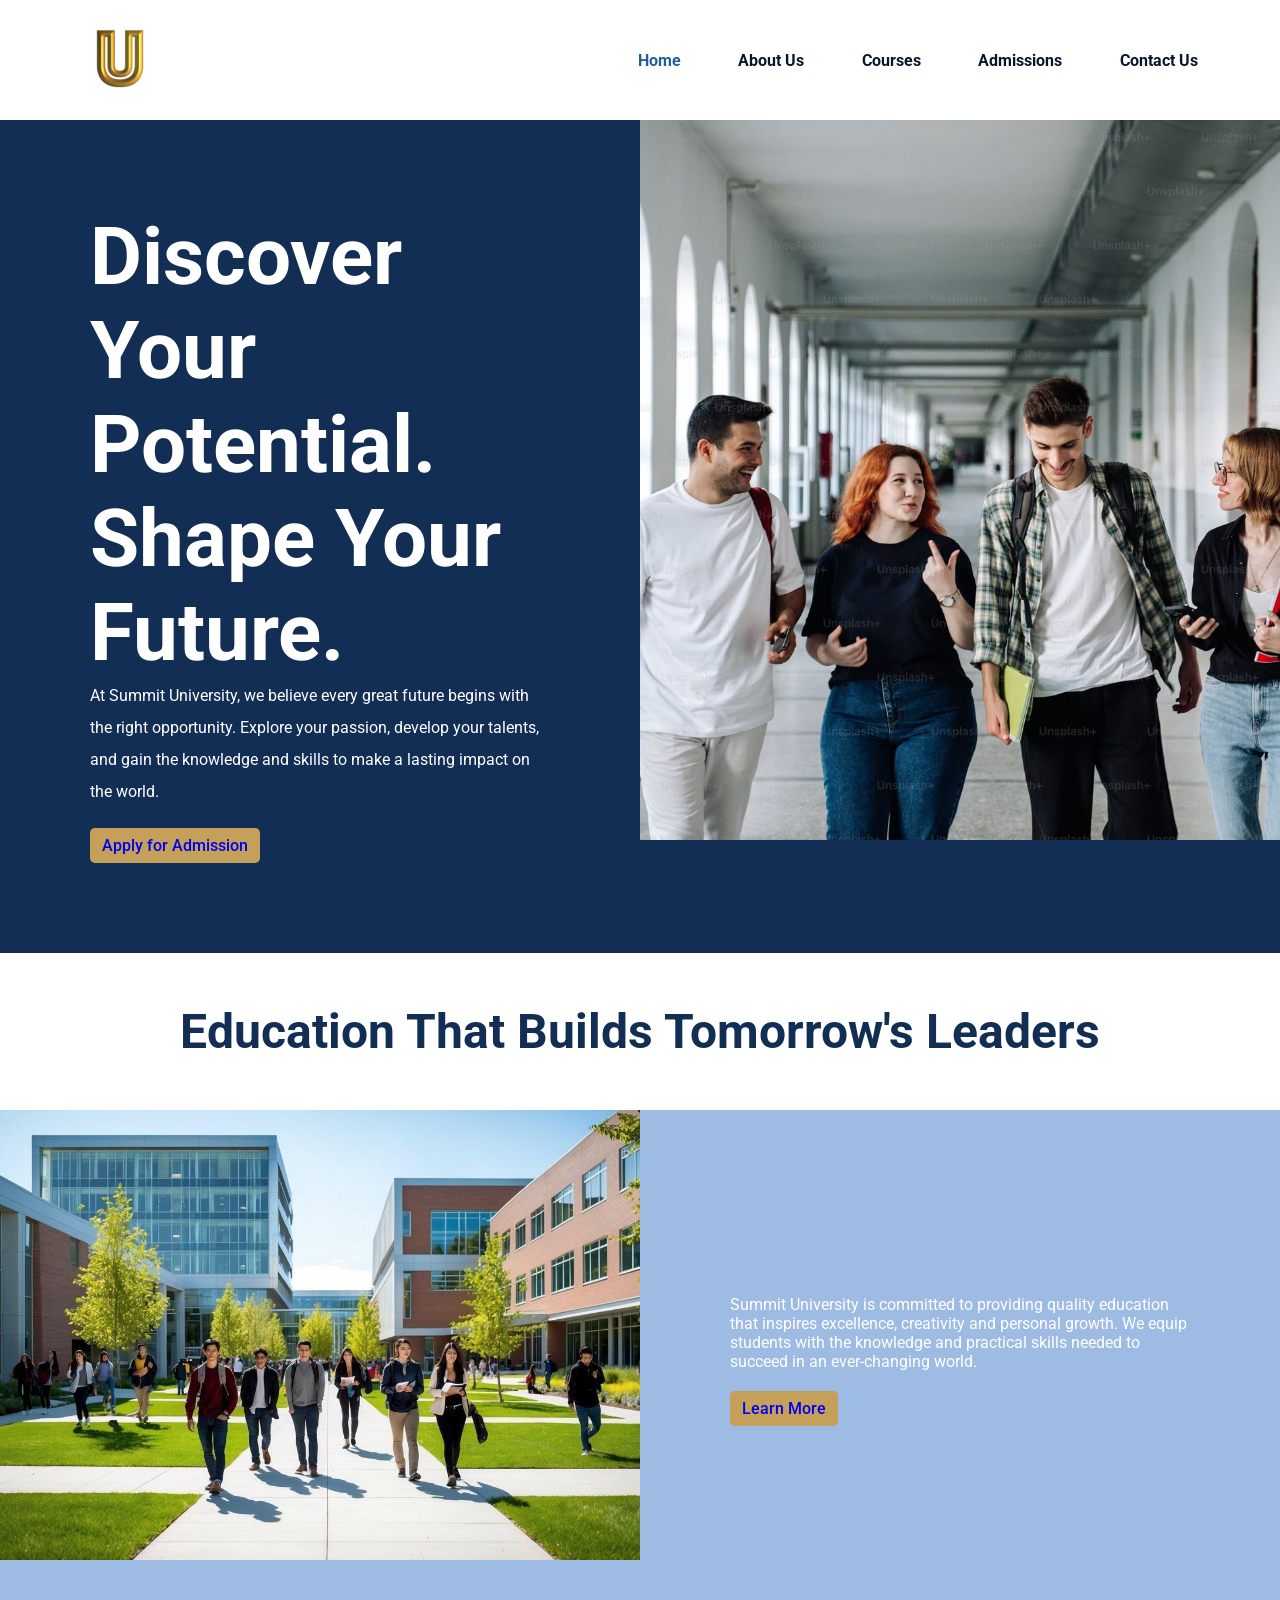
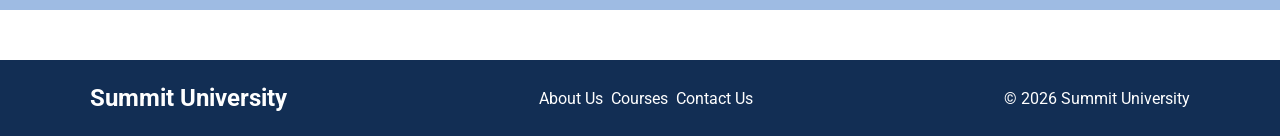
<file: index.html>
<!DOCTYPE html>
<html lang="en">

  <head>
    <meta charset="UTF-8">
    <meta name="viewport" content="width=device-width, initial-scale=1.0">
    <title>Summit University</title>
    <link rel="stylesheet" href="css/style.css">
  </head>

  <body>

    <header class="header-container">
      <div class="logo">
        <img class="uni-logo" src="images/summit-logo.png" alt="Summit University logo">
      </div>
      <nav class="main-nav" aria-label="Main navigation">
        <ul class="nav-list">
          <li><a href="index.html" aria-current="page">Home</a></li>
          <li><a href="about.html">About Us</a></li>
          <li><a href="courses.html">Courses</a></li>
          <li><a href="admissions.html">Admissions</a></li>
          <li><a href="contact.html">Contact Us</a></li>
        </ul>
      </nav>
    </header>

    <main>
      <section class="hero-section">
        <div class="hero-content">
          <h1>Discover Your Potential. Shape Your Future.</h1>

          <p>
            At Summit University, we believe every great future begins
            with the right opportunity. Explore your passion, develop
            your talents, and gain the knowledge and skills to make
            a lasting impact on the world.
          </p>

          <a href="admissions.html" class="apply-btn">
            Apply for Admission
          </a>

        </div>
        <img class="main-img" src="images/hero-campus.jpeg" alt="Students walking together on a university campus">
      </section>

      <section class="home-about">
        <h2>Education That Builds Tomorrow's Leaders</h2>

        <div class="about-us">
          <img class="about-us-image" src="images/about-us-image.jpeg" alt="Summit University campus">

          <div class="about-us-description">
            <p>
              Summit University is committed to providing quality education that inspires excellence, creativity and
              personal growth. We equip students with the knowledge and practical skills needed to succeed in an
              ever-changing world.
            </p>
            <a href="about.html" class="apply-btn">
              Learn More
            </a>
          </div>
        </div>
      </section>
    </main>
<footer class="site-footer">
  <h2>Summit University</h2>

  <nav aria-label="Footer navigation">
    <a href="about.html">About Us</a>
    <a href="courses.html">Courses</a>
    <a href="contact.html">Contact Us</a>
  </nav>

  <p>&copy; 2026 Summit University</p>
</footer>

  </body>

</html>
</file>
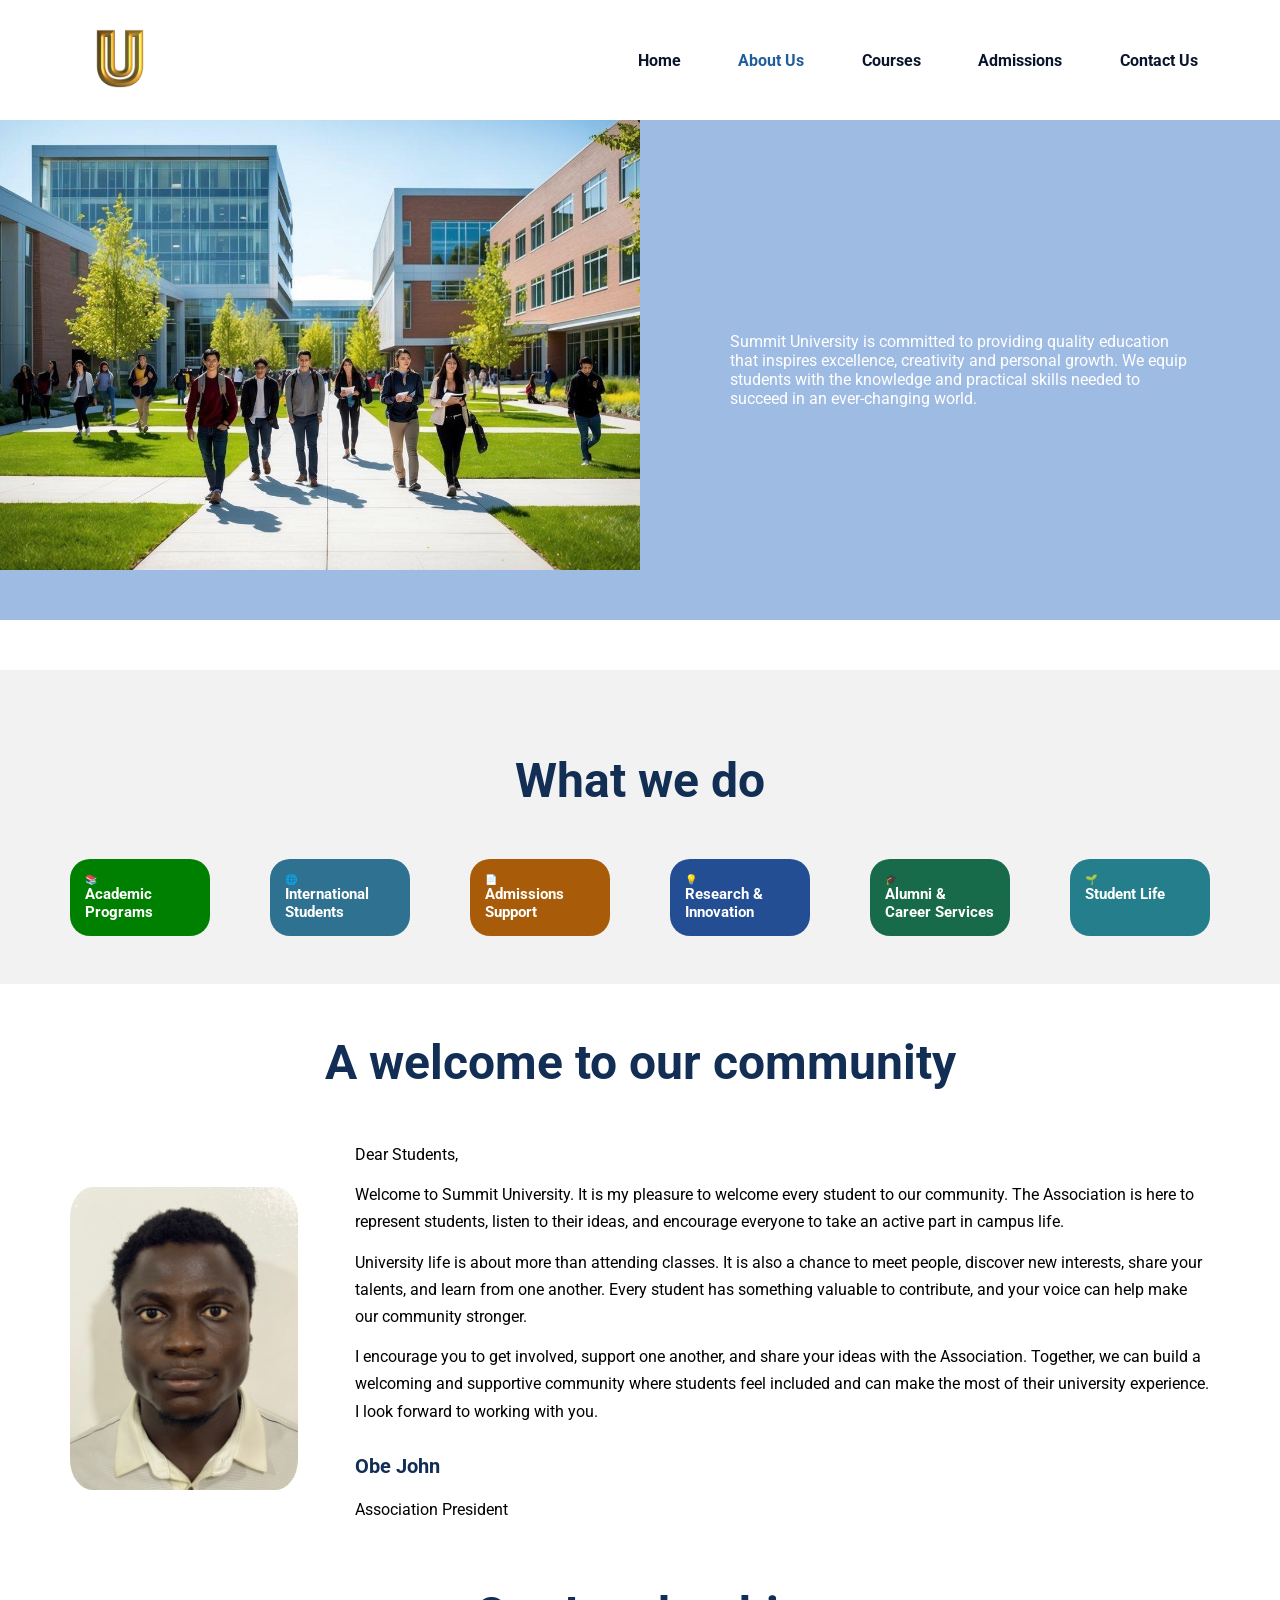
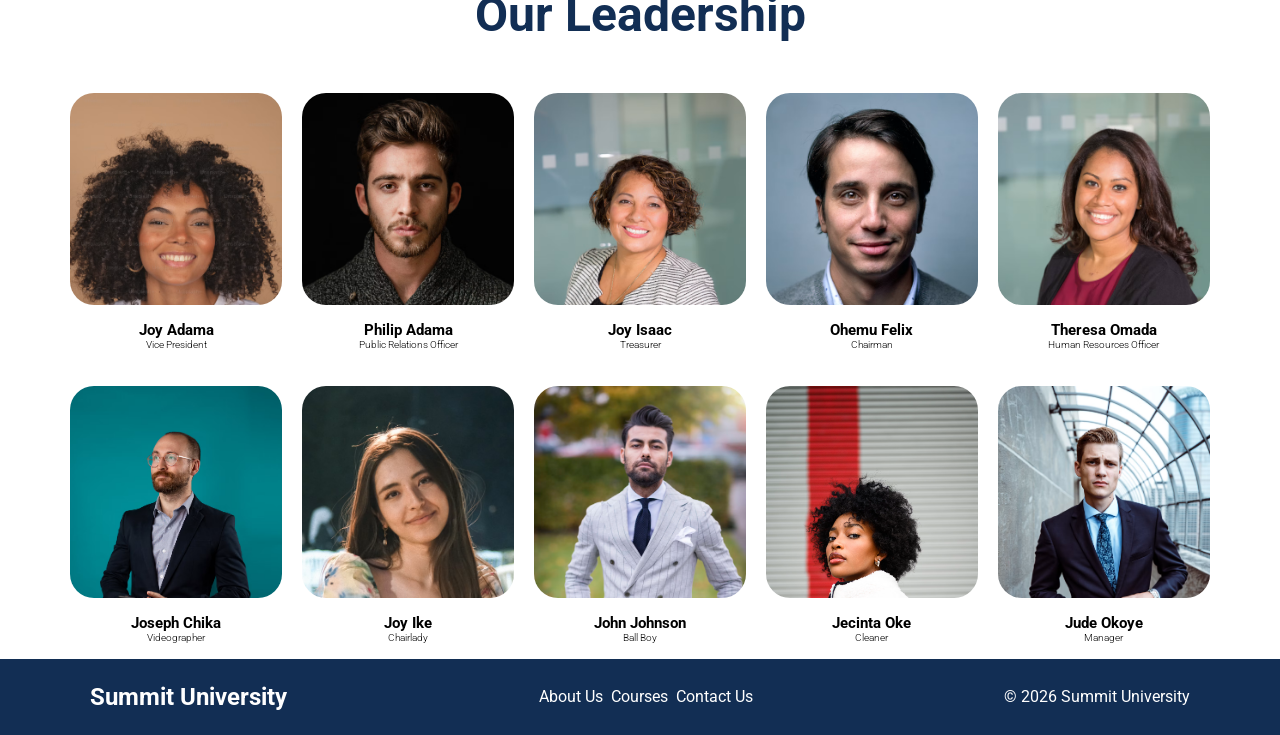
<file: about.html>
<!DOCTYPE html>
<html lang="en">

  <head>
    <meta charset="UTF-8">
    <meta name="viewport" content="width=device-width, initial-scale=1.0">
    <title>About Us | Summit University</title>
    <link rel="stylesheet" href="css/style.css">
  </head>

  <body>
    <header class="header-container">
      <div class="logo">
        <img class="uni-logo" src="images/summit-logo.png" alt="Summit University logo">
      </div>
      <nav class="main-nav" aria-label="Main navigation">
        <ul class="nav-list">
          <li><a href="index.html">Home</a></li>
          <li><a href="about.html" aria-current="page">About Us</a></li>
          <li><a href="courses.html">Courses</a></li>
          <li><a href="admissions.html">Admissions</a></li>
          <li><a href="contact.html">Contact Us</a></li>
        </ul>
      </nav>
    </header>

    <main>
      <section class="home-about">
        <div class="about-us">
          <img class="about-us-image" src="images/about-us-image.jpeg" alt="Summit University campus">

          <div class="about-us-description">
            <p>
              Summit University is committed to providing quality education that inspires excellence, creativity and
              personal growth. We equip students with the knowledge and practical skills needed to succeed in an
              ever-changing world.
            </p>
          </div>
        </div>
      </section>

      <section class=" about-us-more">
        <h1>What we do</h1>
        <div class="what-we-do-cards">
          <div class="card card-1">
            <span aria-hidden="true">📚</span>
            <h2>Academic Programs</h2>
          </div>

          <div class="card card-2">
            <span aria-hidden="true">🌐</span>
            <h2>International Students</h2>
          </div>

          <div class="card card-3">
            <span aria-hidden="true">📄</span>
            <h2>Admissions Support</h2>
          </div>

          <div class="card card-4">
            <span aria-hidden="true">💡</span>
            <h2>Research &amp; Innovation</h2>
          </div>

          <div class="card card-5">
            <span aria-hidden="true">🎓</span>
            <h2>Alumni &amp; Career Services</h2>
          </div>

          <div class="card card-6">
            <span aria-hidden="true">🌱</span>
            <h2>Student Life</h2>
          </div>
        </div>
      </section>

      <section class="president-section">
        <h2>A welcome to our community</h2>
        <div class="president-profile">

          <img src="images/ obe  John  Achanya image copy.jpeg" alt="Portrait of Obe John, Association President" class="president-image">

          <div class="president-message">
            <p>
              Dear Students,
            </p>
            <p>
              Welcome to Summit University. It is my pleasure to welcome every student
              to our community. The Association is here to represent students, listen
              to their ideas, and encourage everyone to take an active part in campus life.
            </p>

            <p>
              University life is about more than attending classes. It is also a chance
              to meet people, discover new interests, share your talents, and learn from
              one another. Every student has something valuable to contribute, and your
              voice can help make our community stronger.
            </p>

            <p>
              I encourage you to get involved, support one another, and share your ideas
              with the Association. Together, we can build a welcoming and supportive
              community where students feel included and can make the most of their
              university experience. I look forward to working with you.
            </p>

            <p class="president-name">Obe John</p>
            <p>Association President</p>

          </div>
        </div>
      </section>

      <section class="leadership-section">
        <h2>Our Leadership</h2>
        <div class="leadership">
          <div class="leader-card leader-1">
            <img src="images/leader 1.avif" alt="Portrait of Joy Adama, Vice President">
            <div class="leader-details">
              <h3>Joy Adama</h3>
              <p>Vice President</p>
            </div>
          </div>

          <div class="leader-card leader-2">
            <img src="images/leader 2.avif" alt="Portrait of Philip Adama, Public Relations Officer">
            <div class="leader-details">
              <h3>Philip Adama</h3>
              <p>Public Relations Officer</p>
            </div>
          </div>

          <div class="leader-card leader-3">
            <img src="images/leader 3.avif" alt="Portrait of Joy Isaac, Treasurer">
            <div class="leader-details">
              <h3>Joy Isaac</h3>
              <p>Treasurer</p>
            </div>
          </div>

          <div class="leader-card leader-4">
            <img src="images/leader 4.avif" alt="Portrait of Ohemu Felix, Chairman">
            <div class="leader-details">
              <h3>Ohemu Felix</h3>
              <p>Chairman</p>
            </div>
          </div>

          <div class="leader-card leader-5">
            <img src="images/leader 5.avif" alt="Portrait of Theresa Omada, Human Resources Officer">
            <div class="leader-details">
              <h3>Theresa Omada</h3>
              <p>Human Resources Officer</p>
            </div>
          </div>

          <div class="leader-card leader-6">
            <img src="images/leader 6.avif" alt="Portrait of Joseph Chika, Videographer">
            <div class="leader-details">
              <h3>Joseph Chika</h3>
              <p>Videographer</p>
            </div>
          </div>

          <div class="leader-card leader-7">
            <img src="images/leader 7.avif" alt="Portrait of Joy Ike, Chairlady">
            <div class="leader-details">
              <h3>Joy Ike</h3>
              <p>Chairlady</p>
            </div>
          </div>
          
          <div class="leader-card leader-8">
            <img src="images/leader 8.avif" alt="Portrait of John Johnson, Ball Boy">
            <div class="leader-details">
              <h3>John Johnson</h3>
              <p>Ball Boy</p>
            </div>
          </div>

          <div class="leader-card leader-9">
            <img src="images/leader 9.avif" alt="Portrait of Jecinta Oke, Cleaner">
            <div class="leader-details">
              <h3>Jecinta Oke</h3>
              <p>Cleaner</p>
            </div>
          </div>

          <div class="leader-card leader-10">
            <img src="images/leader 10.avif" alt="Portrait of Jude Okoye, Manager">
            <div class="leader-details">
              <h3>Jude Okoye</h3>
              <p>Manager</p>
            </div>
          </div>
        </div>
      </section>

    </main>

    <footer class="site-footer">
      <h2>Summit University</h2>
      <nav aria-label="Footer navigation">
        <a href="about.html">About Us</a>
        <a href="courses.html">Courses</a>
        <a href="contact.html">Contact Us</a>
      </nav>
      <p>&copy; 2026 Summit University</p>
    </footer>
  </body>

</html>
</file>
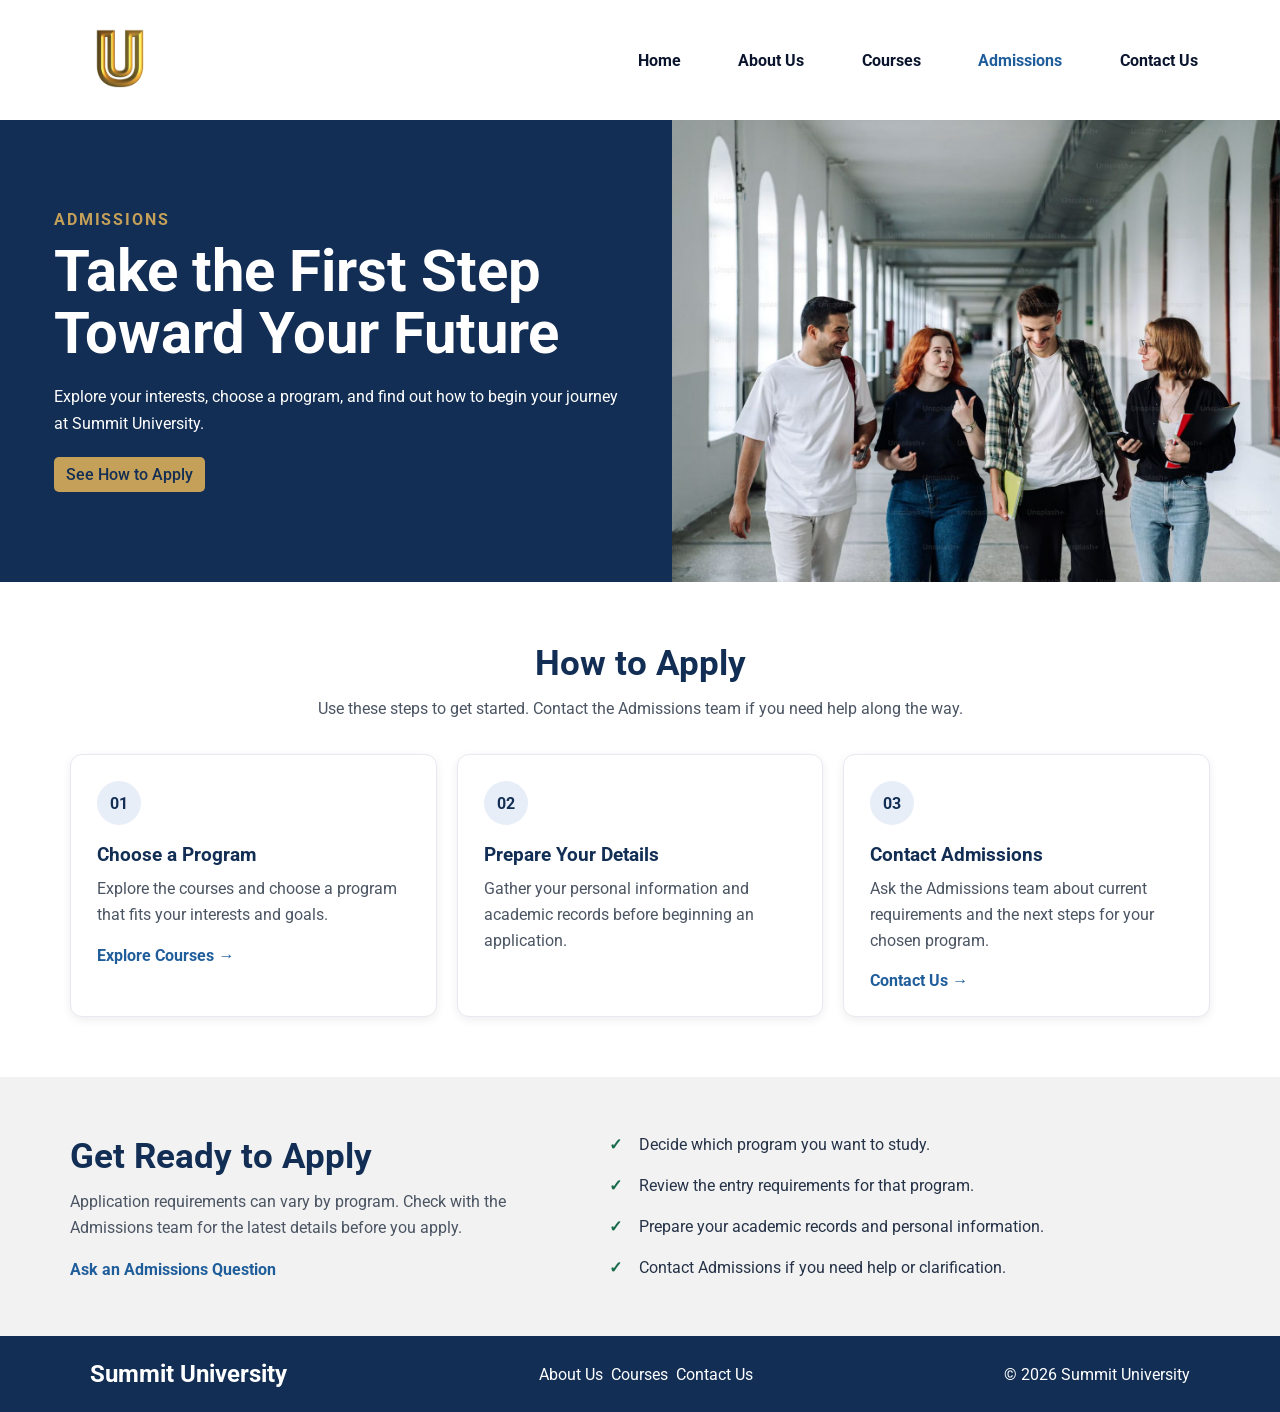
<file: admissions.html>
<!DOCTYPE html>
<html lang="en">

  <head>
    <meta charset="UTF-8">
    <meta name="viewport" content="width=device-width, initial-scale=1.0">
    <title>Admissions | Summit University</title>
    <link rel="stylesheet" href="css/style.css">
  </head>

  <body>
    <header class="header-container">
      <div class="logo">
        <img class="uni-logo" src="images/summit-logo.png" alt="Summit University logo">
      </div>
      <nav class="main-nav" aria-label="Main navigation">
        <ul class="nav-list">
          <li><a href="index.html">Home</a></li>
          <li><a href="about.html">About Us</a></li>
          <li><a href="courses.html">Courses</a></li>
          <li><a href="admissions.html" aria-current="page">Admissions</a></li>
          <li><a href="contact.html">Contact Us</a></li>
        </ul>
      </nav>
    </header>

    <main>
      <section class="admissions-hero">
        <div class="admissions-hero-content">
          <p class="admissions-eyebrow">Admissions</p>
          <h1>Take the First Step Toward Your Future</h1>
          <p>Explore your interests, choose a program, and find out how to begin your journey at Summit University.</p>
          <a class="apply-btn" href="#application-steps">See How to Apply</a>
        </div>
        <img src="images/hero-campus.jpeg" alt="Students walking together on a university campus">
      </section>

      <section class="application-steps" id="application-steps">
        <div class="admissions-section-heading">
          <h2>How to Apply</h2>
          <p>Use these steps to get started. Contact the Admissions team if you need help along the way.</p>
        </div>

        <div class="admission-step-grid">
          <article class="admission-step">
            <span class="step-number">01</span>
            <h3>Choose a Program</h3>
            <p>Explore the courses and choose a program that fits your interests and goals.</p>
            <a href="courses.html">Explore Courses <span aria-hidden="true">→</span></a>
          </article>

          <article class="admission-step">
            <span class="step-number">02</span>
            <h3>Prepare Your Details</h3>
            <p>Gather your personal information and academic records before beginning an application.</p>
          </article>

          <article class="admission-step">
            <span class="step-number">03</span>
            <h3>Contact Admissions</h3>
            <p>Ask the Admissions team about current requirements and the next steps for your chosen program.</p>
            <a href="contact.html">Contact Us <span aria-hidden="true">→</span></a>
          </article>
        </div>
      </section>

      <section class="admissions-prep">
        <div class="admissions-prep-intro">
          <h2>Get Ready to Apply</h2>
          <p>Application requirements can vary by program. Check with the Admissions team for the latest details before you apply.</p>
          <a href="contact.html">Ask an Admissions Question</a>
        </div>
        <ul class="admissions-checklist">
          <li>Decide which program you want to study.</li>
          <li>Review the entry requirements for that program.</li>
          <li>Prepare your academic records and personal information.</li>
          <li>Contact Admissions if you need help or clarification.</li>
        </ul>
      </section>
    </main>

    <footer class="site-footer">
      <h2>Summit University</h2>
      <nav aria-label="Footer navigation">
        <a href="about.html">About Us</a>
        <a href="courses.html">Courses</a>
        <a href="contact.html">Contact Us</a>
      </nav>
      <p>&copy; 2026 Summit University</p>
    </footer>
  </body>

</html>
</file>
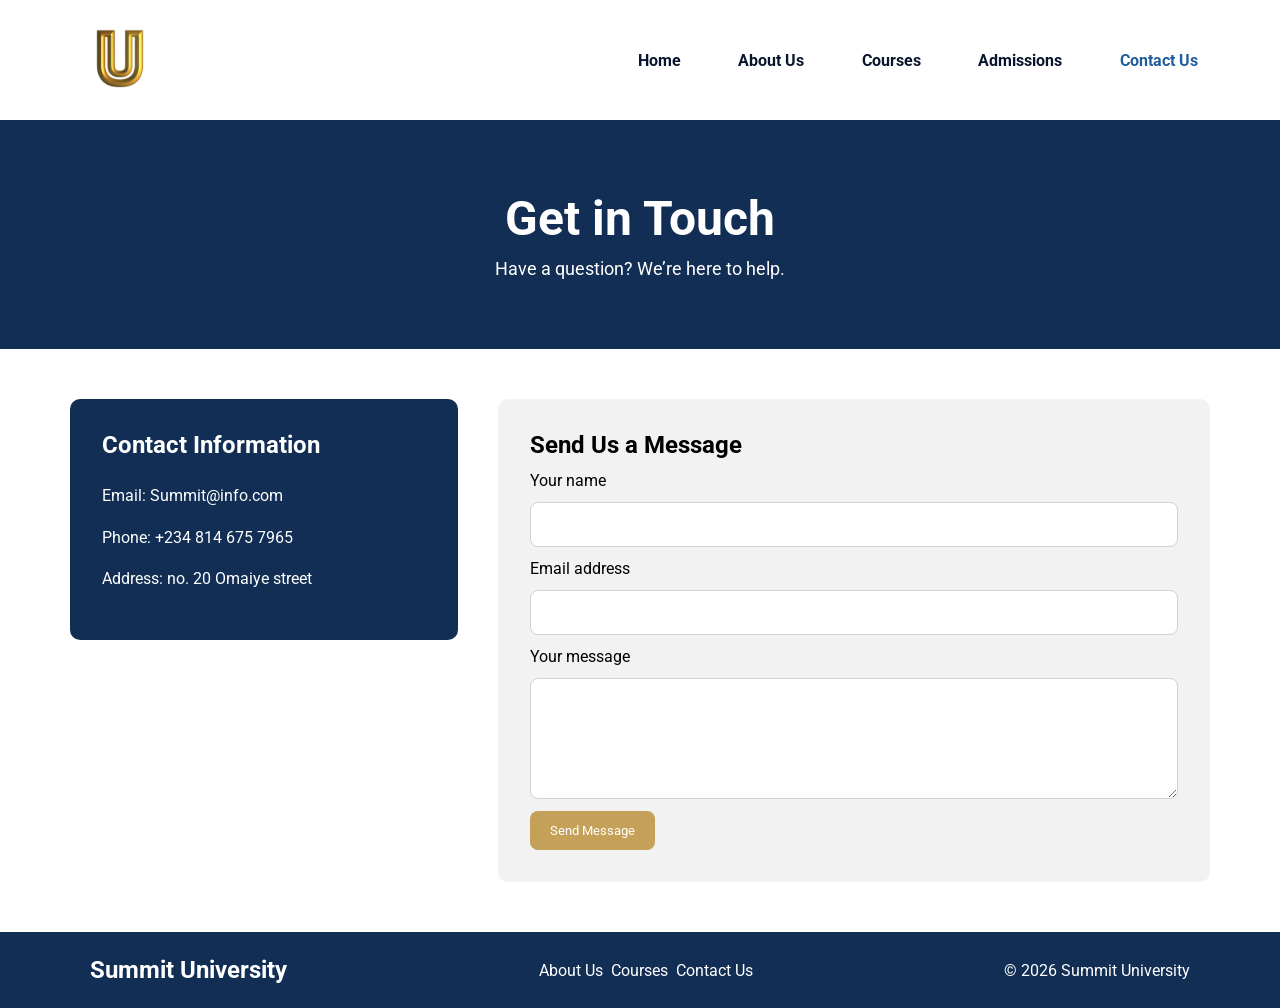
<file: contact.html>
<!DOCTYPE html>
<html lang="en">

  <head>
    <meta charset="UTF-8">
    <meta name="viewport" content="width=device-width, initial-scale=1.0">
    <title>Contact Us | Summit University</title>
    <link rel="stylesheet" href="css/style.css">
  </head>

  <body>
    <header class="header-container">
      <div class="logo">
        <img class="uni-logo" src="images/summit-logo.png" alt="Summit University logo">
      </div>
      <nav class="main-nav" aria-label="Main navigation">
        <ul class="nav-list">
          <li><a href="index.html">Home</a></li>
          <li><a href="about.html">About Us</a></li>
          <li><a href="courses.html">Courses</a></li>
          <li><a href="admissions.html">Admissions</a></li>
          <li><a href="contact.html" aria-current="page">Contact Us</a></li>
        </ul>
      </nav>
    </header>

    <main>
      <section class="contact-intro">
        <h1>Get in Touch</h1>
        <p>Have a question? We’re here to help.</p>
      </section>

      <section class="contact-content">
        <div class="contact-details">
          <h2>Contact Information</h2>
          <p>Email: Summit@info.com</p>
          <p>Phone: +234 814 675 7965</p>
          <p>Address: no. 20 Omaiye street</p>
        </div>

        <form class="contact-form">
          <h2>Send Us a Message</h2>

          <label for="name">Your name</label>
          <input type="text" id="name" name="name" required>

          <label for="email">Email address</label>
          <input type="email" id="email" name="email" required>

          <label for="message">Your message</label>
          <textarea id="message" name="message" rows="5" required></textarea>

          <button type="submit">Send Message</button>
        </form>
      </section>

    </main>

    <footer class="site-footer">
      <h2>Summit University</h2>
      <nav aria-label="Footer navigation">
        <a href="about.html">About Us</a>
        <a href="courses.html">Courses</a>
        <a href="contact.html">Contact Us</a>
      </nav>
      <p>&copy; 2026 Summit University</p>
    </footer>
  </body>

</html>
</file>
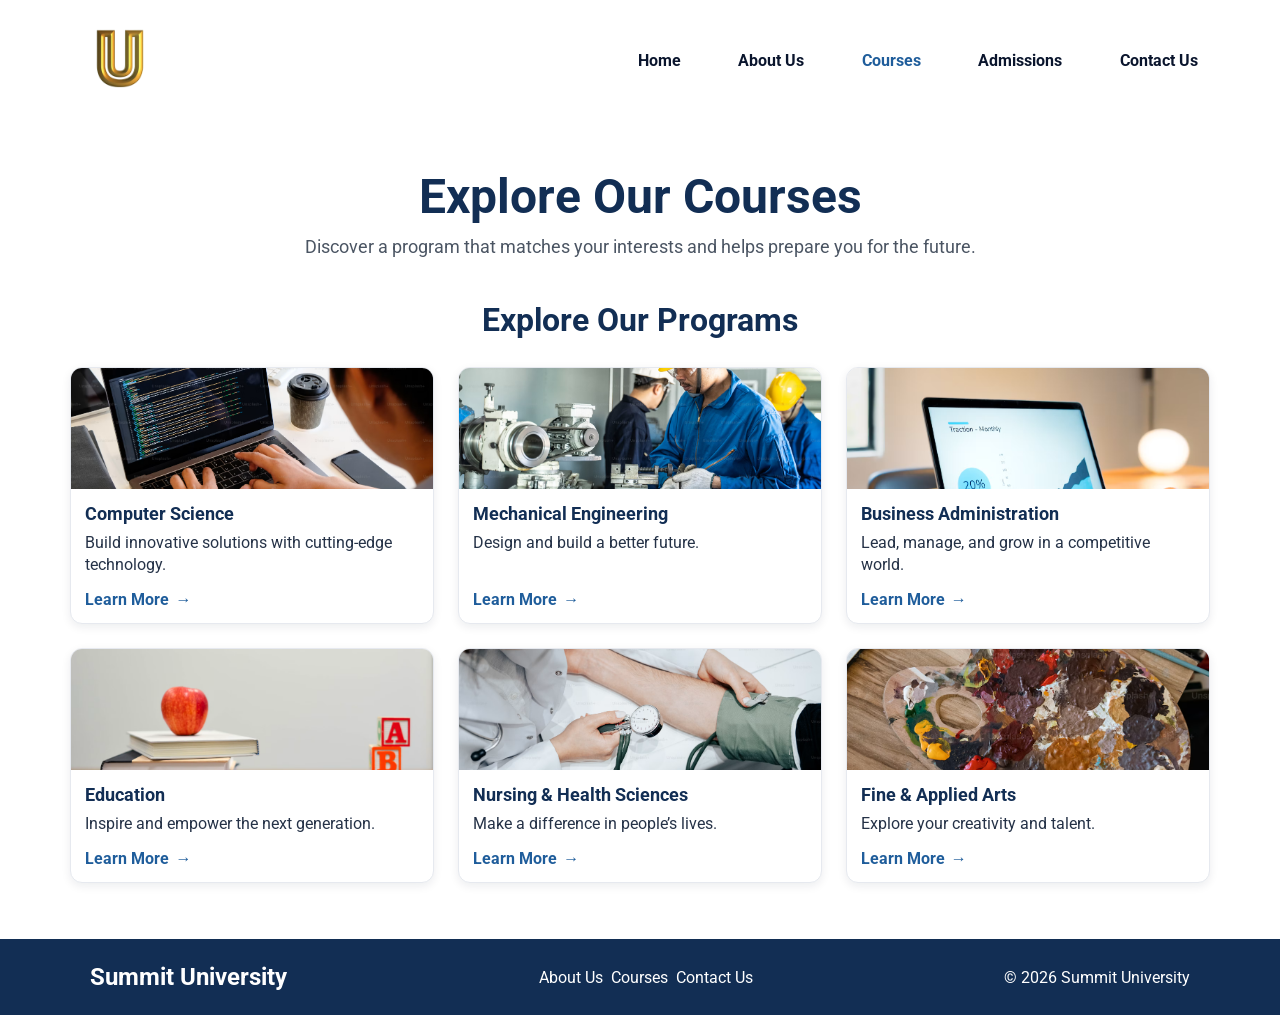
<file: courses.html>
<!DOCTYPE html>
<html lang="en">

  <head>
    <meta charset="UTF-8">
    <meta name="viewport" content="width=device-width, initial-scale=1.0">
    <title>Courses | Summit University</title>
    <link rel="stylesheet" href="css/style.css">
  </head>

  <body>
    <header class="header-container">
      <div class="logo">
        <img class="uni-logo" src="images/summit-logo.png" alt="Summit University logo">
      </div>
      <nav class="main-nav" aria-label="Main navigation">
        <ul class="nav-list">
          <li><a href="index.html">Home</a></li>
          <li><a href="about.html">About Us</a></li>
          <li><a href="courses.html" aria-current="page">Courses</a></li>
          <li><a href="admissions.html">Admissions</a></li>
          <li><a href="contact.html">Contact Us</a></li>
        </ul>
      </nav>
    </header>

    <main>
      <section class="courses-intro">
        <h1>Explore Our Courses</h1>
        <p>Discover a program that matches your interests and helps prepare you for the future.</p>
      </section>

      <section class="course-list">
        <h2>Explore Our Programs</h2>

        <div class="course-grid">
          <article class="course-card">
            <img src="course-img/computerscience.avif" alt="Laptop displaying programming code">

            <div class="course-card-content">
              <h3>Computer Science</h3>
              <p>Build innovative solutions with cutting-edge technology.</p>
              <a href="admissions.html">Learn More <span aria-hidden="true">→</span></a>
            </div>
          </article>

          <article class="course-card">
            <img src="course-img/mechanical-eng.avif" alt="Engineering students working at a construction site">
            <div class="course-card-content">
              <h3>Mechanical Engineering</h3>
              <p>Design and build a better future.</p>
              <a href="admissions.html">Learn More <span aria-hidden="true">→</span></a>
            </div>
          </article>

          <article class="course-card">
            <img src="course-img/business%20admin.avif" alt="Business data displayed on a chart">
            <div class="course-card-content">
              <h3>Business Administration</h3>
              <p>Lead, manage, and grow in a competitive world.</p>
              <a href="admissions.html">Learn More <span aria-hidden="true">→</span></a>
            </div>
          </article>

          <article class="course-card">
            <img src="course-img/education.avif" alt="Books for learning and study">
            <div class="course-card-content">
              <h3>Education</h3>
              <p>Inspire and empower the next generation.</p>
              <a href="admissions.html">Learn More <span aria-hidden="true">→</span></a>
            </div>
          </article>

          <article class="course-card">
            <img src="course-img/nursing%20.avif" alt="Stethoscope representing nursing and health sciences">
            <div class="course-card-content">
              <h3>Nursing &amp; Health Sciences</h3>
              <p>Make a difference in people’s lives.</p>
              <a href="admissions.html">Learn More <span aria-hidden="true">→</span></a>
            </div>
          </article>

          <article class="course-card">
            <img src="course-img/art.avif" alt="Paints and brushes for creative arts">
            <div class="course-card-content">
              <h3>Fine &amp; Applied Arts</h3>
              <p>Explore your creativity and talent.</p>
              <a href="admissions.html">Learn More <span aria-hidden="true">→</span></a>
            </div>
          </article>
        </div>
      </section>

    </main>

    <footer class="site-footer">
      <h2>Summit University</h2>
      <nav aria-label="Footer navigation">
        <a href="about.html">About Us</a>
        <a href="courses.html">Courses</a>
        <a href="contact.html">Contact Us</a>
      </nav>
      <p>&copy; 2026 Summit University</p>
    </footer>
  </body>

</html>
</file>
<file: css/style.css>
@import url('https://fonts.googleapis.com/css2?family=Playfair+Display:ital,wght@0,400..900;1,400..900&family=Roboto:ital,wght@0,100..900;1,100..900&display=swap');

* {
  box-sizing: border-box;
  margin: 0;
  padding: 0;
  font-family: "Roboto", Arial, sans-serif;
}
body {
  min-height: 100vh;
  display: flex;
  flex-direction: column;
}

main {
  flex: 1;
}
.header-container {
  display: flex;
  justify-content: space-between;
  align-items: center;
  padding: 8px 5.5%;
}

.uni-logo {
  width: 100px;
  height: auto;
}

.main-nav {
  flex: 1;
  margin-left: 40%;
}

.main-nav ul {
  display: flex;
  justify-content: space-between;
  list-style: none;
  font-weight: bold;
  color: black;
}

.main-nav a {
  display: block;
  text-decoration: none;
  color: #0a152d;
  padding: 8px 12px;
  border-radius: 5px;
  transition: background-color 1s;
}

.main-nav a[aria-current="page"] {
  color: #1f5d9b;
}

.main-nav a:hover {
  background-color: #122e54;
  color: #fff;
}

.hero-section {
  display: flex;
  background-color: #122e54;
  margin-bottom: 50px;

}

.main-img {
  width: 50%;
  height: 80vh;
  object-fit: cover;
  margin-bottom: 50px;
}

.hero-content {
  width: 50%;
  padding: 10vh 7%;
  color: #fff;

}

.hero-content h1 {
  font-weight: bold;
  font-size: 5rem;
}

.hero-content p {
  line-height: 2rem;
  font-size: 1em;
}

.apply-btn {
  display: inline-block;
  margin-top: 20px;
  text-decoration: none;
  padding: 8px 12px;
  border-radius: 5px;
  background-color: #C5A059;
  transition: background-color 1s;
  font-weight: 500;

}

.apply-btn:hover {
  background-color: #e3cca0;
}

.home-about h2 {
  font-size: 3rem;
  font-weight: 700;
  color: #122e54;
  margin: 50px;
  text-align: center;
}

.about-us {
  display: flex;
  align-items: center;
  background-color: #9ebbe3;
  margin-bottom: 50px;
}

.about-us-image {
  width: 50%;
  height: 50vh;
  object-fit: cover;
  margin-bottom: 50px;
}

.about-us-description {
  width: 50%;
  padding: 10vh 7%;
  color: #fff;
}

.site-footer {
  display: flex;
  justify-content: space-between;
  align-items: center;
  padding: 24px 7%;
  background-color: #122e54;
  color: #fff;
}

.site-footer nav a {
  color: #fff;
  text-decoration: none;
  transition: color 0.3s ease;
}

.site-footer nav a:hover {
  color: #C5A059;
}

.site-footer nav {
  display: flex;
  justify-content: space-between;
  gap: 8px;
  margin: 0 5%;
}

.about-us-more {
  padding: 32px 0 48px;
  background-color: #f2f2f2;
}

.about-us-more h1 {
  font-size: 3rem;
  font-weight: 700;
  color: #122e54;
  margin: 50px;
  text-align: center;
}

.what-we-do-cards {
  display: grid;
  grid-template-columns: repeat(6, minmax(0, 140px));
  justify-content: space-between;
  margin: 0 5.5%;
}

.card-1 {
  background-color: green;
  border-radius: 20px;
  font-size: 10px;
  color: #fff;
  padding: 15px;
}

.card-2 {
  background-color: #2F7190;
  border-radius: 20px;
  font-size: 10px;
  color: #fff;
  padding: 15px;
}

.card-3 {
  background-color: #A85C0A;
  border-radius: 20px;
  font-size: 10px;
  color: #fff;
  padding: 15px;
}

.card-4 {
  background-color: #244E94;
  border-radius: 20px;
  font-size: 10px;
  color: #fff;
  padding: 15px;
}

.card-5 {
  background-color: #176B4B;
  border-radius: 20px;
  font-size: 10px;
  color: #fff;
  padding: 15px;
}

.card-6 {
  background-color: #257E8B;
  border-radius: 20px;
  font-size: 10px;
  color: #fff;
  padding: 15px;
}

.card {
  transition: transform 0.25s ease, box-shadow 0.25s ease;
}

.card:hover {
  transform: translateY(-6px);
  box-shadow: 0 8px 18px rgba(0, 0, 0, 0.2);
}

.president-section {
  margin-bottom: 50px;
}

.president-section h2 {
  font-size: 3rem;
  font-weight: 700;
  color: #122e54;
  margin: 50px;
  text-align: center;
}

.president-profile {
  display: flex;
  align-items: center;
  justify-content: space-between;
  margin: 0 5.5%;
}

.president-message {
  width: 75%;

}

.president-message p {
  line-height: 1.7;
  margin-bottom: 13px;
}

.president-image {
  width: 20%;
  height: auto;
  object-fit: cover;
  border-radius: 10%;
}

.president-name {
  margin-top: 24px;
  color: #122e54;
  font-size: 1.25rem;
  font-weight: 700;
}

.leadership-section h2 {
  font-size: 3rem;
  font-weight: 700;
  color: #122e54;
  margin: 50px;
  text-align: center;
}

.leadership {
  display: flex;
  flex-wrap: wrap;
  gap: 20px;
  margin: 0 5.5%;
}

.leader-card {
  flex: 0 0 calc((100% - 80px) / 5);
}


.leader-card img {
  display: block;
  width: 100%;
  height: auto;
  object-fit: cover;
  object-position: center top;
  aspect-ratio: 1 / 1;
  border-radius: 24px;
}


.leader-details {
  padding: 16px;
  text-align: center;
}

.leader-details h3 {
  font-size: 15px;
  font-weight: bold;
}

.leader-details p {
  font-size: 10px;
  font-weight: 300;
}

.contact-intro {
  padding: 70px 5.5%;
  text-align: center;
  color: #fff;
  background-color: #122e54;
}

.contact-intro h1 {
  font-size: 3rem;
}

.contact-intro p {
  margin-top: 12px;
  font-size: 1.1rem;
}
.contact-content {
  display: flex;
  gap: 40px;
  margin: 50px 5.5%;
}
.contact-form {
  flex: 2;
  display: flex;
  flex-direction: column;
  gap: 12px;
  padding: 32px;
  background-color: #f2f2f2;
  border-radius: 10px;
}

.contact-form input,
.contact-form textarea {
  width: 100%;
  padding: 12px 14px;
  border: 1px solid #cbd2dc;
  border-radius: 8px;
  background-color: #fff;
  font: inherit;
  transition: border-color 0.25s ease, box-shadow 0.25s ease;
}

.contact-form input:hover,
.contact-form textarea:hover {
  border-color: #122e54;
}

.contact-form input:focus,
.contact-form textarea:focus {
  outline: none;
  border-color: #122e54;
  box-shadow: 0 0 0 3px rgba(18, 46, 84, 0.15);
}
.contact-details {
  flex: 1;
  padding: 32px;
  align-self: flex-start;
  color: #fff;
  background-color: #122e54;
  border-radius: 10px;
}

.contact-details h2 {
  margin-bottom: 24px;
  font-size: 1.5rem;
}

.contact-details p {
  margin-bottom: 16px;
  line-height: 1.6;
}
.contact-form button {
  align-self: flex-start;
  padding: 12px 20px;
  border: none;
  border-radius: 8px;
  background-color: #c5a059;
  color: #fff;
  cursor: pointer;
  transition: background-color 0.25s ease, transform 0.25s ease;
}

.contact-form button:hover {
  background-color: #e3cca0;
  transform: translateY(-2px);
}

.contact-form button:focus-visible {
  outline: 3px solid #122e54;
  outline-offset: 3px;
}
.course-grid {
  display: grid;
  grid-template-columns: repeat(3, minmax(0, 1fr));
  gap: 24px;
  margin: 0 5.5%;
}

.courses-intro {
  padding: 48px 5.5% 32px;
  text-align: center;
}

.courses-intro h1 {
  color: #122e54;
  font-size: 3rem;
}

.courses-intro p {
  margin-top: 12px;
  color: #4b5563;
  font-size: 1.1rem;
}

.course-list {
  padding: 12px 0 56px;
}

.course-list h2 {
  margin: 0 5.5% 28px;
  color: #122e54;
  font-size: 2rem;
  text-align: center;
}

.course-card {
  display: flex;
  flex-direction: column;
  overflow: hidden;
  border: 1px solid #e6e9ef;
  border-radius: 12px;
  background-color: #fff;
  box-shadow: 0 3px 10px rgba(10, 21, 45, 0.08);
  transition: transform 0.25s ease, box-shadow 0.25s ease;
}

.course-card:hover {
  transform: translateY(-4px);
  box-shadow: 0 8px 18px rgba(10, 21, 45, 0.14);
}

.course-card img {
  display: block;
  width: 100%;
  aspect-ratio: 3 / 1;
  height: auto;
  object-fit: cover;
}

.course-card-content {
  display: flex;
  flex: 1;
  flex-direction: column;
  align-items: flex-start;
  padding: 14px;
}

.course-card h3 {
  margin-bottom: 8px;
  color: #122e54;
  font-size: 1.15rem;
}

.course-card p {
  color: #253247;
  line-height: 1.4;
}

.course-card a {
  display: inline-flex;
  align-items: center;
  gap: 6px;
  margin-top: auto;
  padding-top: 14px;
  color: #1f5d9b;
  font-weight: 700;
  text-decoration: none;
}

.course-card a:hover {
  color: #122e54;
  text-decoration: underline;
}

.admissions-hero {
  display: grid;
  grid-template-columns: 1.05fr 0.95fr;
  align-items: stretch;
  overflow: hidden;
  background-color: #122e54;
  color: #fff;
}

.admissions-hero-content {
  align-self: center;
  padding: clamp(48px, 7vw, 96px) 8%;
}

.admissions-eyebrow {
  color: #c5a059;
  font-weight: 700;
  letter-spacing: 0.12em;
  text-transform: uppercase;
}

.admissions-hero h1 {
  margin: 12px 0 18px;
  font-size: clamp(2.5rem, 4.5vw, 4.4rem);
  line-height: 1.08;
}

.admissions-hero-content > p:not(.admissions-eyebrow) {
  max-width: 38rem;
  line-height: 1.7;
}

.admissions-hero .apply-btn {
  color: #122e54;
}

.admissions-hero img {
  display: block;
  width: 100%;
  height: 100%;
  min-height: 420px;
  object-fit: cover;
}

.application-steps {
  padding: 60px 0;
}

.admissions-section-heading {
  max-width: 800px;
  margin: 0 auto 32px;
  padding: 0 5.5%;
  text-align: center;
}

.admissions-section-heading h2,
.admissions-prep h2 {
  margin-bottom: 12px;
  color: #122e54;
  font-size: 2.2rem;
}

.admissions-section-heading p,
.admissions-prep p {
  color: #4b5563;
  line-height: 1.65;
}

.admission-step-grid {
  display: grid;
  grid-template-columns: repeat(3, minmax(0, 1fr));
  gap: 20px;
  margin: 0 5.5%;
}

.admission-step {
  padding: 26px;
  border: 1px solid #e6e9ef;
  border-radius: 12px;
  background-color: #fff;
  box-shadow: 0 3px 10px rgba(10, 21, 45, 0.07);
}

.step-number {
  display: inline-flex;
  width: 44px;
  height: 44px;
  align-items: center;
  justify-content: center;
  margin-bottom: 18px;
  border-radius: 50%;
  background-color: #e8eef7;
  color: #122e54;
  font-weight: 700;
}

.admission-step h3 {
  margin-bottom: 10px;
  color: #122e54;
  font-size: 1.2rem;
}

.admission-step p {
  color: #4b5563;
  line-height: 1.6;
}

.admission-step a,
.admissions-prep-intro a {
  display: inline-block;
  margin-top: 18px;
  color: #1f5d9b;
  font-weight: 700;
  text-decoration: none;
}

.admission-step a:hover,
.admissions-prep-intro a:hover {
  color: #122e54;
  text-decoration: underline;
}

.admissions-prep {
  display: grid;
  grid-template-columns: 0.9fr 1.1fr;
  gap: 48px;
  align-items: center;
  padding: 56px 5.5%;
  background-color: #f2f2f2;
}

.admissions-checklist {
  display: grid;
  gap: 16px;
  list-style: none;
}

.admissions-checklist li {
  position: relative;
  padding-left: 30px;
  color: #253247;
  line-height: 1.55;
}

.admissions-checklist li::before {
  position: absolute;
  left: 0;
  color: #176b4b;
  content: "✓";
  font-weight: 700;
}

@media (max-width: 900px) {
  .main-nav {
    margin-left: 24px;
  }

  .main-nav ul {
    justify-content: flex-end;
    flex-wrap: wrap;
    gap: 4px 8px;
  }

  .main-nav a {
    padding: 8px;
  }

  .course-grid {
    grid-template-columns: repeat(2, minmax(0, 1fr));
  }

  .courses-intro h1 {
    font-size: 2.5rem;
  }

  .site-footer {
    padding-right: 5.5%;
    padding-left: 5.5%;
  }
}

@media (max-width: 600px) {
  .header-container {
    flex-direction: column;
    align-items: flex-start;
    gap: 12px;
  }

  .uni-logo {
    width: 76px;
  }

  .main-nav {
    width: 100%;
    margin-left: 0;
  }

  .main-nav ul {
    justify-content: flex-start;
    gap: 4px 8px;
  }

  .main-nav a {
    padding: 8px 6px;
    font-size: 0.9rem;
  }

  .courses-intro {
    padding: 40px 5.5% 28px;
  }

  .course-grid {
    grid-template-columns: 1fr;
    gap: 18px;
  }

  .courses-intro h1 {
    font-size: 2.25rem;
  }

  .courses-intro p {
    font-size: 1rem;
  }

  .course-list h2 {
    font-size: 1.7rem;
    margin-bottom: 22px;
  }

  .course-card img {
    aspect-ratio: 2.7 / 1;
  }

  .site-footer {
    flex-direction: column;
    align-items: flex-start;
    gap: 14px;
    padding: 24px 5.5%;
  }

  .site-footer nav {
    flex-wrap: wrap;
    gap: 12px 16px;
    margin: 0;
  }
}

@media (max-width: 900px) {
  .admissions-hero {
    grid-template-columns: 1fr;
  }

  .admissions-hero-content {
    padding: 56px 5.5%;
  }

  .admissions-hero img {
    min-height: 300px;
    max-height: 420px;
  }

  .admission-step-grid {
    grid-template-columns: repeat(2, minmax(0, 1fr));
  }

  .admissions-prep {
    grid-template-columns: 1fr;
    gap: 28px;
  }
}

@media (max-width: 600px) {
  .admissions-hero-content {
    padding: 44px 5.5%;
  }

  .admissions-hero h1 {
    font-size: 2.4rem;
  }

  .admissions-hero img {
    min-height: 240px;
  }

  .application-steps {
    padding: 44px 0;
  }

  .admissions-section-heading h2,
  .admissions-prep h2 {
    font-size: 1.8rem;
  }

  .admission-step-grid {
    grid-template-columns: 1fr;
    gap: 16px;
  }

  .admissions-prep {
    gap: 22px;
    padding-top: 44px;
    padding-bottom: 44px;
  }
}
</file>
